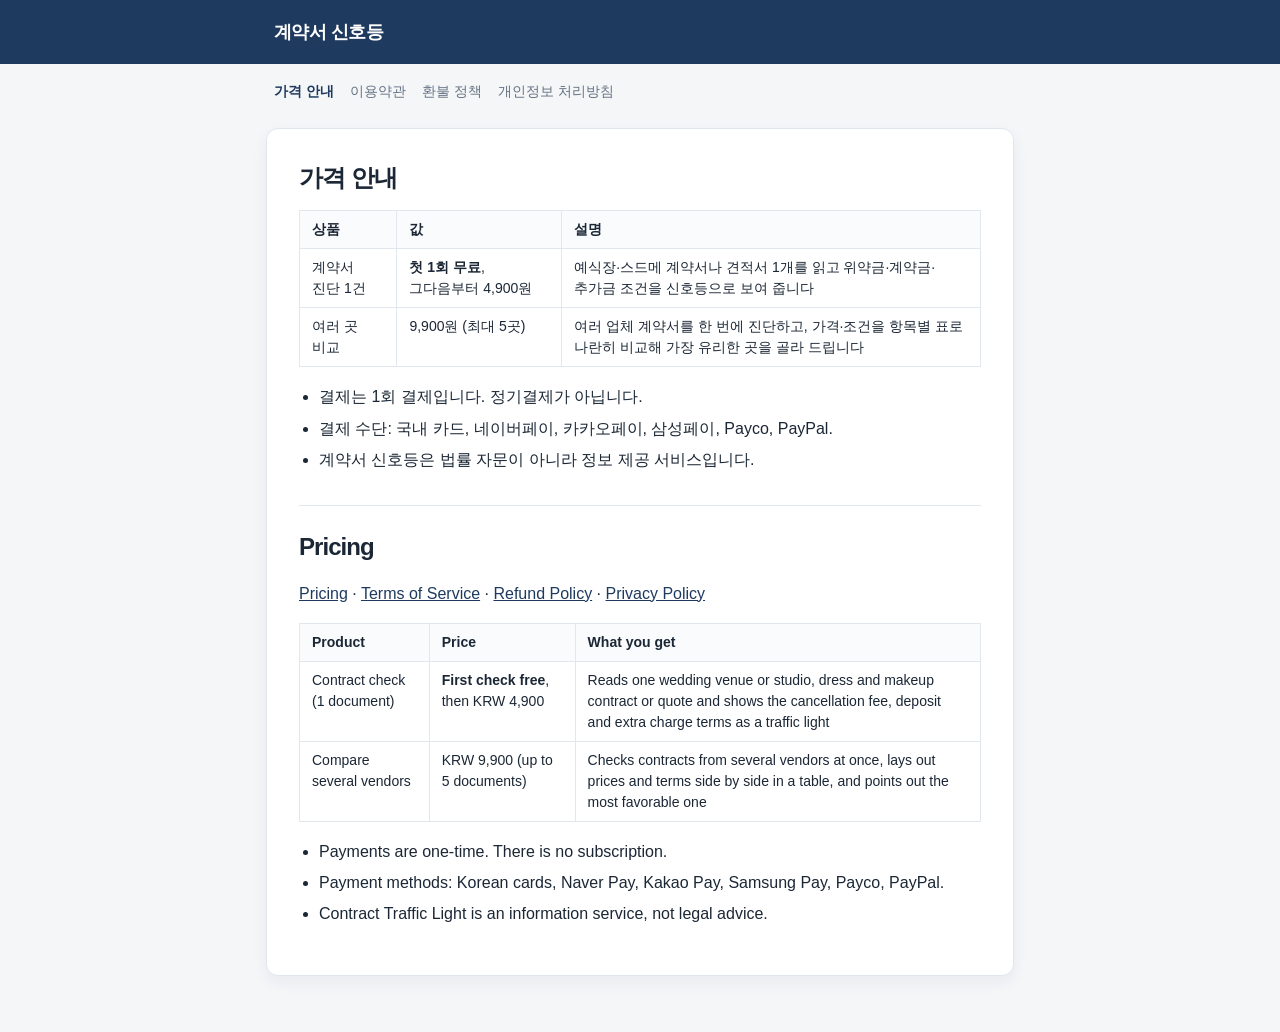
<file: pricing.html>
<!DOCTYPE html>
<html lang="ko">
<head>
<meta charset="UTF-8">
<meta name="viewport" content="width=device-width, initial-scale=1">
<meta name="theme-color" content="#1F3A5F">
<title>가격 안내 — 계약서 신호등</title>
<link rel="stylesheet" href="./legal.css">
</head>
<body>
<header class="topbar"><a href="./">계약서 신호등</a></header>
<nav aria-label="안내">
    <a href="./pricing.html" aria-current="page">가격 안내</a>
    <a href="./terms.html">이용약관</a>
    <a href="./refund.html">환불 정책</a>
    <a href="./privacy.html">개인정보 처리방침</a>
</nav>
<main><article>
<h1>가격 안내</h1>
<div class="table-scroll"><table>
<thead><tr><th>상품</th><th>값</th><th>설명</th></tr></thead>
<tbody>
<tr><td>계약서 진단 1건</td><td><strong>첫 1회 무료</strong>, 그다음부터 4,900원</td><td>예식장·스드메 계약서나 견적서 1개를 읽고 위약금·계약금·추가금 조건을 신호등으로 보여 줍니다</td></tr>
<tr><td>여러 곳 비교</td><td>9,900원 (최대 5곳)</td><td>여러 업체 계약서를 한 번에 진단하고, 가격·조건을 항목별 표로 나란히 비교해 가장 유리한 곳을 골라 드립니다</td></tr>
</tbody>
</table></div>
<ul>
<li>결제는 1회 결제입니다. 정기결제가 아닙니다.</li>
<li>결제 수단: 국내 카드, 네이버페이, 카카오페이, 삼성페이, Payco, PayPal.</li>
<li>계약서 신호등은 법률 자문이 아니라 정보 제공 서비스입니다.</li>
</ul>
<hr>
<section lang="en">
<h1>Pricing</h1>
<p><a href="./pricing.html">Pricing</a> · <a href="./terms.html">Terms of Service</a> · <a href="./refund.html">Refund Policy</a> · <a href="./privacy.html">Privacy Policy</a></p>
<div class="table-scroll"><table>
<thead><tr><th>Product</th><th>Price</th><th>What you get</th></tr></thead>
<tbody>
<tr><td>Contract check (1 document)</td><td><strong>First check free</strong>, then KRW 4,900</td><td>Reads one wedding venue or studio, dress and makeup contract or quote and shows the cancellation fee, deposit and extra charge terms as a traffic light</td></tr>
<tr><td>Compare several vendors</td><td>KRW 9,900 (up to 5 documents)</td><td>Checks contracts from several vendors at once, lays out prices and terms side by side in a table, and points out the most favorable one</td></tr>
</tbody>
</table></div>
<ul>
<li>Payments are one-time. There is no subscription.</li>
<li>Payment methods: Korean cards, Naver Pay, Kakao Pay, Samsung Pay, Payco, PayPal.</li>
<li>Contract Traffic Light is an information service, not legal advice.</li>
</ul>
</section>
</article></main>
</body>
</html>
</file>
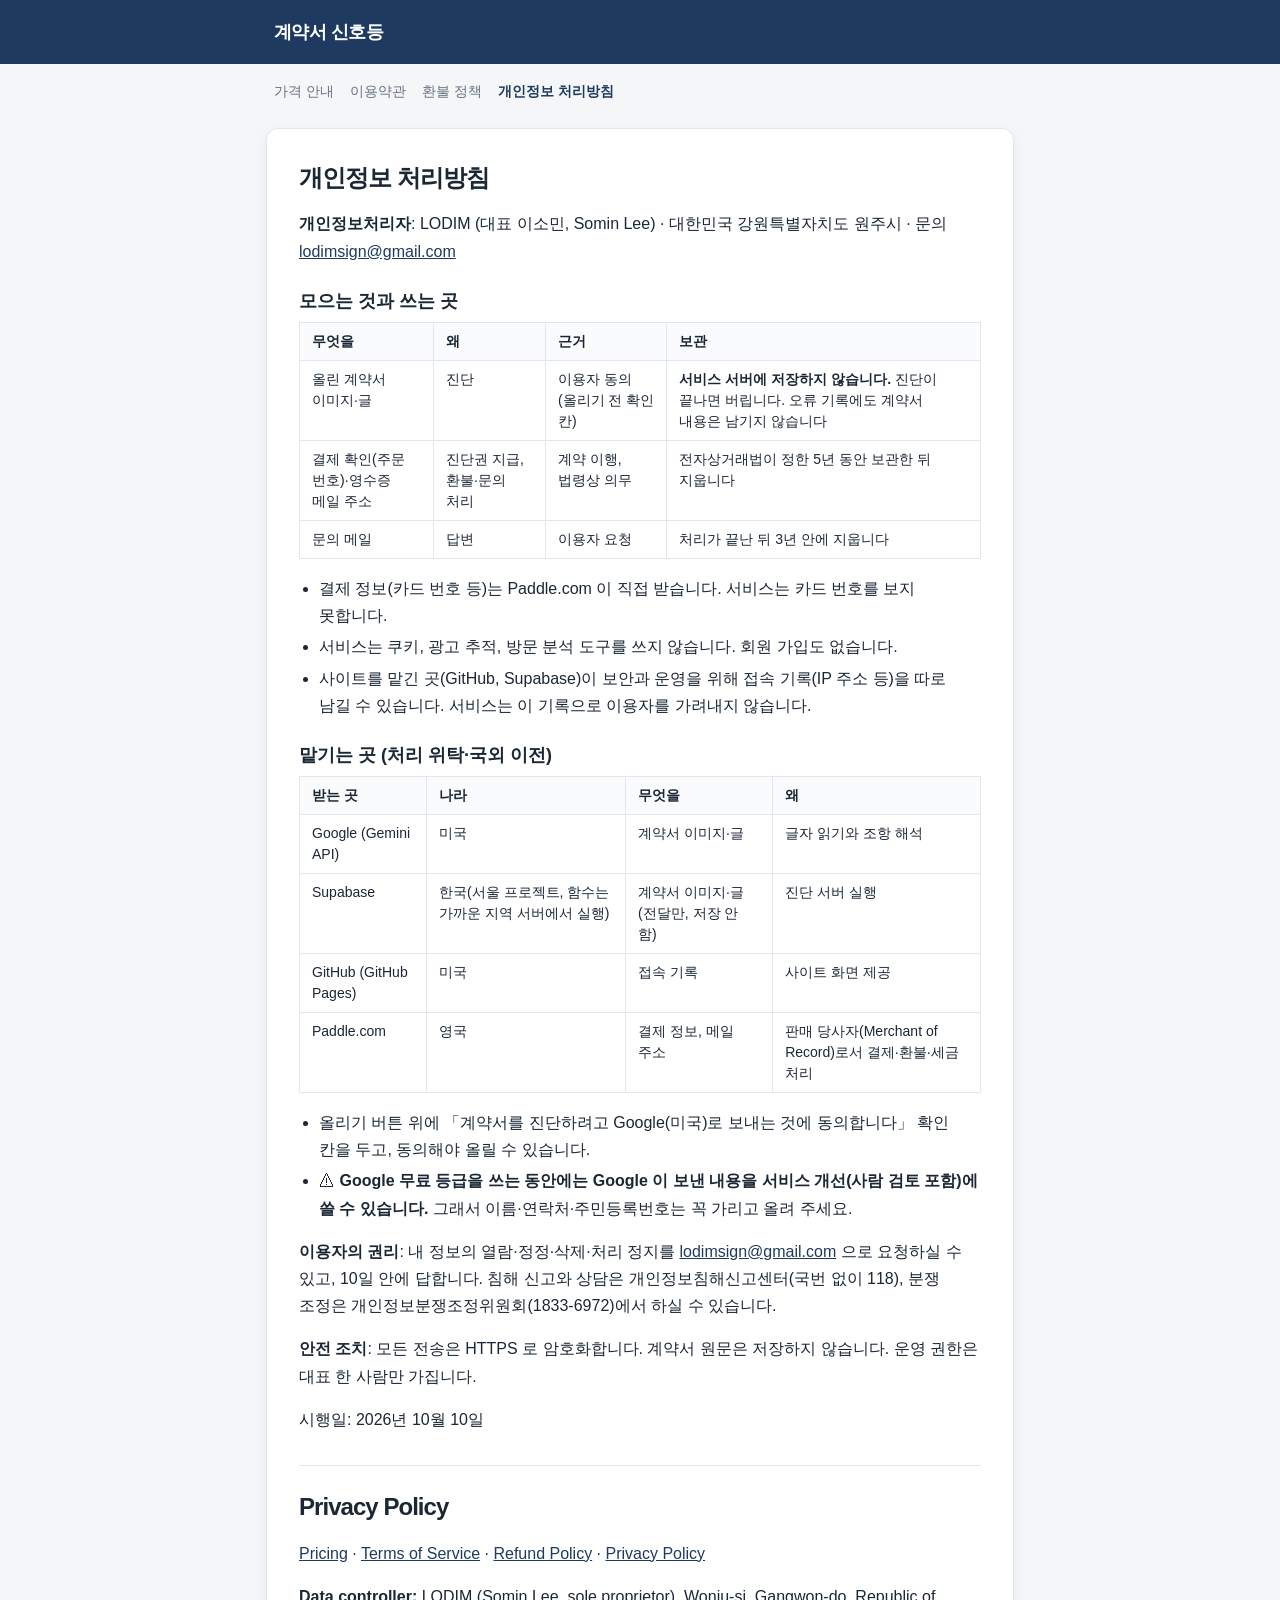
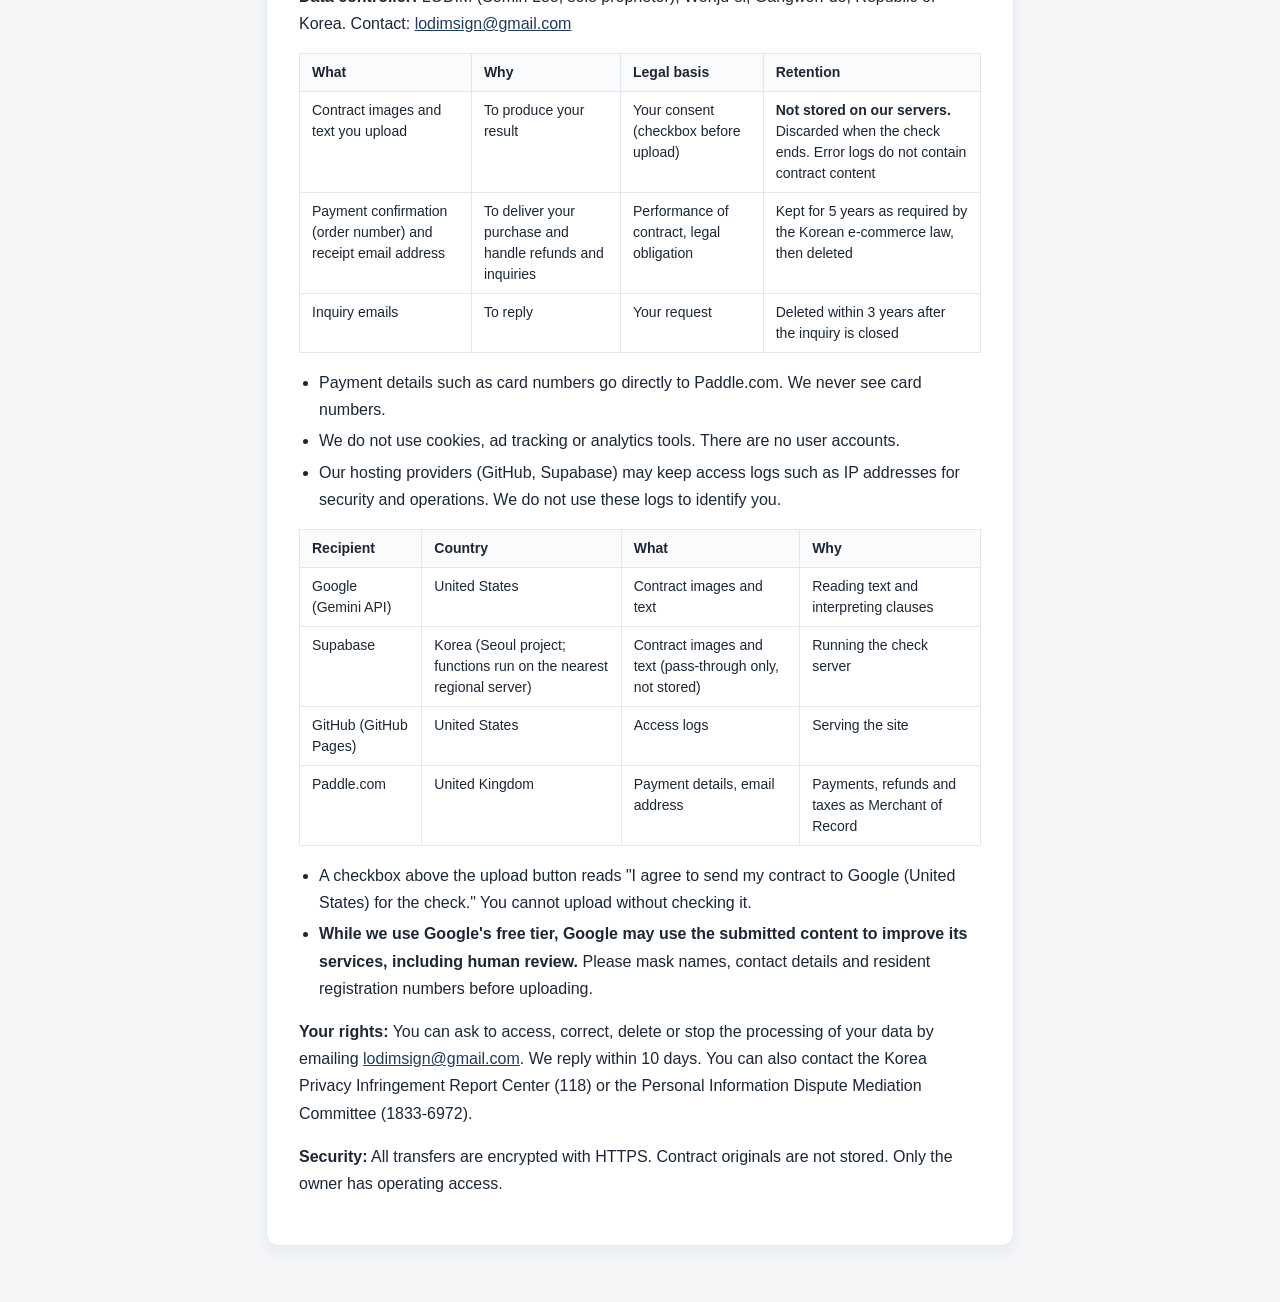
<file: privacy.html>
<!DOCTYPE html>
<html lang="ko">
<head>
<meta charset="UTF-8">
<meta name="viewport" content="width=device-width, initial-scale=1">
<meta name="theme-color" content="#1F3A5F">
<title>개인정보 처리방침 — 계약서 신호등</title>
<link rel="stylesheet" href="./legal.css">
</head>
<body>
<header class="topbar"><a href="./">계약서 신호등</a></header>
<nav aria-label="안내">
    <a href="./pricing.html">가격 안내</a>
    <a href="./terms.html">이용약관</a>
    <a href="./refund.html">환불 정책</a>
    <a href="./privacy.html" aria-current="page">개인정보 처리방침</a>
</nav>
<main><article>
<h1>개인정보 처리방침</h1>
<p><strong>개인정보처리자</strong>: LODIM (대표 이소민, Somin Lee) · 대한민국 강원특별자치도 원주시 · 문의 <a href="mailto:lodimsign@gmail.com">lodimsign@gmail.com</a></p>
<h2>모으는 것과 쓰는 곳</h2>
<div class="table-scroll"><table>
<thead><tr><th>무엇을</th><th>왜</th><th>근거</th><th>보관</th></tr></thead>
<tbody>
<tr><td>올린 계약서 이미지·글</td><td>진단</td><td>이용자 동의(올리기 전 확인 칸)</td><td><strong>서비스 서버에 저장하지 않습니다.</strong> 진단이 끝나면 버립니다. 오류 기록에도 계약서 내용은 남기지 않습니다</td></tr>
<tr><td>결제 확인(주문 번호)·영수증 메일 주소</td><td>진단권 지급, 환불·문의 처리</td><td>계약 이행, 법령상 의무</td><td>전자상거래법이 정한 5년 동안 보관한 뒤 지웁니다</td></tr>
<tr><td>문의 메일</td><td>답변</td><td>이용자 요청</td><td>처리가 끝난 뒤 3년 안에 지웁니다</td></tr>
</tbody>
</table></div>
<ul>
<li>결제 정보(카드 번호 등)는 Paddle.com 이 직접 받습니다. 서비스는 카드 번호를 보지 못합니다.</li>
<li>서비스는 쿠키, 광고 추적, 방문 분석 도구를 쓰지 않습니다. 회원 가입도 없습니다.</li>
<li>사이트를 맡긴 곳(GitHub, Supabase)이 보안과 운영을 위해 접속 기록(IP 주소 등)을 따로 남길 수 있습니다. 서비스는 이 기록으로 이용자를 가려내지 않습니다.</li>
</ul>
<h2>맡기는 곳 (처리 위탁·국외 이전)</h2>
<div class="table-scroll"><table>
<thead><tr><th>받는 곳</th><th>나라</th><th>무엇을</th><th>왜</th></tr></thead>
<tbody>
<tr><td>Google (Gemini API)</td><td>미국</td><td>계약서 이미지·글</td><td>글자 읽기와 조항 해석</td></tr>
<tr><td>Supabase</td><td>한국(서울 프로젝트, 함수는 가까운 지역 서버에서 실행)</td><td>계약서 이미지·글(전달만, 저장 안 함)</td><td>진단 서버 실행</td></tr>
<tr><td>GitHub (GitHub Pages)</td><td>미국</td><td>접속 기록</td><td>사이트 화면 제공</td></tr>
<tr><td>Paddle.com</td><td>영국</td><td>결제 정보, 메일 주소</td><td>판매 당사자(Merchant of Record)로서 결제·환불·세금 처리</td></tr>
</tbody>
</table></div>
<ul>
<li>올리기 버튼 위에 「계약서를 진단하려고 Google(미국)로 보내는 것에 동의합니다」 확인 칸을 두고, 동의해야 올릴 수 있습니다.</li>
<li>⚠ <strong>Google 무료 등급을 쓰는 동안에는 Google 이 보낸 내용을 서비스 개선(사람 검토 포함)에 쓸 수 있습니다.</strong> 그래서 이름·연락처·주민등록번호는 꼭 가리고 올려 주세요.</li>
</ul>
<p><strong>이용자의 권리</strong>: 내 정보의 열람·정정·삭제·처리 정지를 <a href="mailto:lodimsign@gmail.com">lodimsign@gmail.com</a> 으로 요청하실 수 있고, 10일 안에 답합니다. 침해 신고와 상담은 개인정보침해신고센터(국번 없이 118), 분쟁 조정은 개인정보분쟁조정위원회(1833-6972)에서 하실 수 있습니다.</p>
<p><strong>안전 조치</strong>: 모든 전송은 HTTPS 로 암호화합니다. 계약서 원문은 저장하지 않습니다. 운영 권한은 대표 한 사람만 가집니다.</p>
<p>시행일: 2026년 10월 10일</p>
<hr>
<section lang="en">
<h1>Privacy Policy</h1>
<p><a href="./pricing.html">Pricing</a> · <a href="./terms.html">Terms of Service</a> · <a href="./refund.html">Refund Policy</a> · <a href="./privacy.html">Privacy Policy</a></p>
<p><strong>Data controller:</strong> LODIM (Somin Lee, sole proprietor), Wonju-si, Gangwon-do, Republic of Korea. Contact: <a href="mailto:lodimsign@gmail.com">lodimsign@gmail.com</a></p>
<div class="table-scroll"><table>
<thead><tr><th>What</th><th>Why</th><th>Legal basis</th><th>Retention</th></tr></thead>
<tbody>
<tr><td>Contract images and text you upload</td><td>To produce your result</td><td>Your consent (checkbox before upload)</td><td><strong>Not stored on our servers.</strong> Discarded when the check ends. Error logs do not contain contract content</td></tr>
<tr><td>Payment confirmation (order number) and receipt email address</td><td>To deliver your purchase and handle refunds and inquiries</td><td>Performance of contract, legal obligation</td><td>Kept for 5 years as required by the Korean e-commerce law, then deleted</td></tr>
<tr><td>Inquiry emails</td><td>To reply</td><td>Your request</td><td>Deleted within 3 years after the inquiry is closed</td></tr>
</tbody>
</table></div>
<ul>
<li>Payment details such as card numbers go directly to Paddle.com. We never see card numbers.</li>
<li>We do not use cookies, ad tracking or analytics tools. There are no user accounts.</li>
<li>Our hosting providers (GitHub, Supabase) may keep access logs such as IP addresses for security and operations. We do not use these logs to identify you.</li>
</ul>
<div class="table-scroll"><table>
<thead><tr><th>Recipient</th><th>Country</th><th>What</th><th>Why</th></tr></thead>
<tbody>
<tr><td>Google (Gemini API)</td><td>United States</td><td>Contract images and text</td><td>Reading text and interpreting clauses</td></tr>
<tr><td>Supabase</td><td>Korea (Seoul project; functions run on the nearest regional server)</td><td>Contract images and text (pass-through only, not stored)</td><td>Running the check server</td></tr>
<tr><td>GitHub (GitHub Pages)</td><td>United States</td><td>Access logs</td><td>Serving the site</td></tr>
<tr><td>Paddle.com</td><td>United Kingdom</td><td>Payment details, email address</td><td>Payments, refunds and taxes as Merchant of Record</td></tr>
</tbody>
</table></div>
<ul>
<li>A checkbox above the upload button reads "I agree to send my contract to Google (United States) for the check." You cannot upload without checking it.</li>
<li><strong>While we use Google's free tier, Google may use the submitted content to improve its services, including human review.</strong> Please mask names, contact details and resident registration numbers before uploading.</li>
</ul>
<p><strong>Your rights:</strong> You can ask to access, correct, delete or stop the processing of your data by emailing <a href="mailto:lodimsign@gmail.com">lodimsign@gmail.com</a>. We reply within 10 days. You can also contact the Korea Privacy Infringement Report Center (118) or the Personal Information Dispute Mediation Committee (1833-6972).</p>
<p><strong>Security:</strong> All transfers are encrypted with HTTPS. Contract originals are not stored. Only the owner has operating access.</p>
</section>
</article></main>
</body>
</html>
</file>
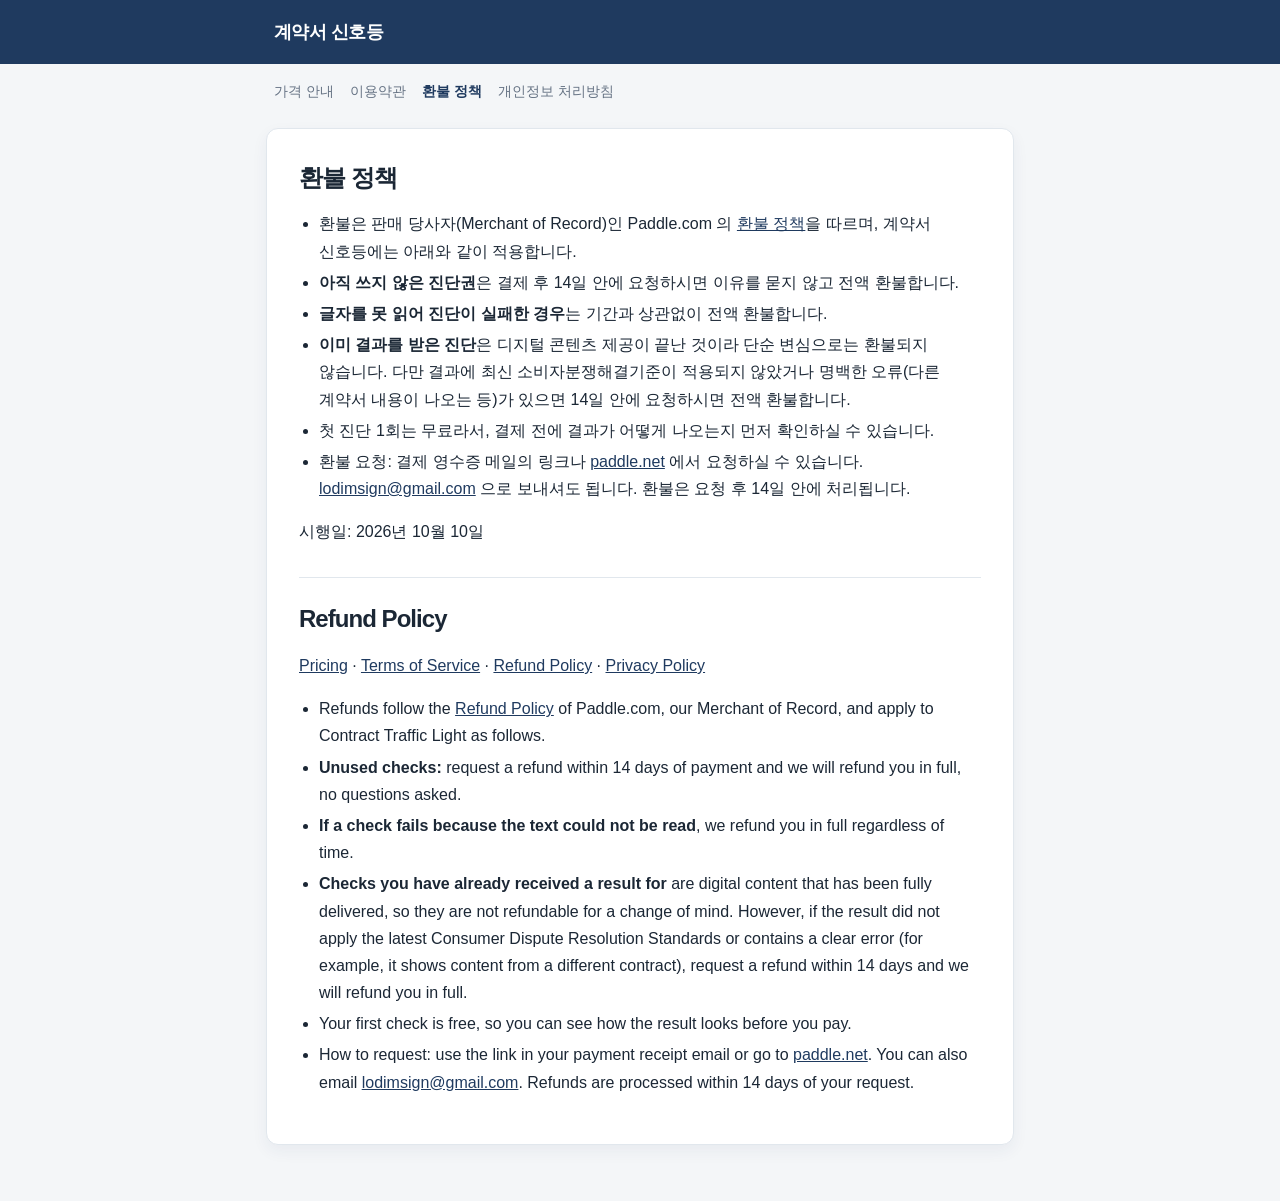
<file: refund.html>
<!DOCTYPE html>
<html lang="ko">
<head>
<meta charset="UTF-8">
<meta name="viewport" content="width=device-width, initial-scale=1">
<meta name="theme-color" content="#1F3A5F">
<title>환불 정책 — 계약서 신호등</title>
<link rel="stylesheet" href="./legal.css">
</head>
<body>
<header class="topbar"><a href="./">계약서 신호등</a></header>
<nav aria-label="안내">
    <a href="./pricing.html">가격 안내</a>
    <a href="./terms.html">이용약관</a>
    <a href="./refund.html" aria-current="page">환불 정책</a>
    <a href="./privacy.html">개인정보 처리방침</a>
</nav>
<main><article>
<h1>환불 정책</h1>
<ul>
<li>환불은 판매 당사자(Merchant of Record)인 Paddle.com 의 <a href="https://www.paddle.com/legal/refund-policy">환불 정책</a>을 따르며, 계약서 신호등에는 아래와 같이 적용합니다.</li>
<li><strong>아직 쓰지 않은 진단권</strong>은 결제 후 14일 안에 요청하시면 이유를 묻지 않고 전액 환불합니다.</li>
<li><strong>글자를 못 읽어 진단이 실패한 경우</strong>는 기간과 상관없이 전액 환불합니다.</li>
<li><strong>이미 결과를 받은 진단</strong>은 디지털 콘텐츠 제공이 끝난 것이라 단순 변심으로는 환불되지 않습니다. 다만 결과에 최신 소비자분쟁해결기준이 적용되지 않았거나 명백한 오류(다른 계약서 내용이 나오는 등)가 있으면 14일 안에 요청하시면 전액 환불합니다.</li>
<li>첫 진단 1회는 무료라서, 결제 전에 결과가 어떻게 나오는지 먼저 확인하실 수 있습니다.</li>
<li>환불 요청: 결제 영수증 메일의 링크나 <a href="https://paddle.net">paddle.net</a> 에서 요청하실 수 있습니다. <a href="mailto:lodimsign@gmail.com">lodimsign@gmail.com</a> 으로 보내셔도 됩니다. 환불은 요청 후 14일 안에 처리됩니다.</li>
</ul>
<p>시행일: 2026년 10월 10일</p>
<hr>
<section lang="en">
<h1>Refund Policy</h1>
<p><a href="./pricing.html">Pricing</a> · <a href="./terms.html">Terms of Service</a> · <a href="./refund.html">Refund Policy</a> · <a href="./privacy.html">Privacy Policy</a></p>
<ul>
<li>Refunds follow the <a href="https://www.paddle.com/legal/refund-policy">Refund Policy</a> of Paddle.com, our Merchant of Record, and apply to Contract Traffic Light as follows.</li>
<li><strong>Unused checks:</strong> request a refund within 14 days of payment and we will refund you in full, no questions asked.</li>
<li><strong>If a check fails because the text could not be read</strong>, we refund you in full regardless of time.</li>
<li><strong>Checks you have already received a result for</strong> are digital content that has been fully delivered, so they are not refundable for a change of mind. However, if the result did not apply the latest Consumer Dispute Resolution Standards or contains a clear error (for example, it shows content from a different contract), request a refund within 14 days and we will refund you in full.</li>
<li>Your first check is free, so you can see how the result looks before you pay.</li>
<li>How to request: use the link in your payment receipt email or go to <a href="https://paddle.net">paddle.net</a>. You can also email <a href="mailto:lodimsign@gmail.com">lodimsign@gmail.com</a>. Refunds are processed within 14 days of your request.</li>
</ul>
</section>
</article></main>
</body>
</html>
</file>
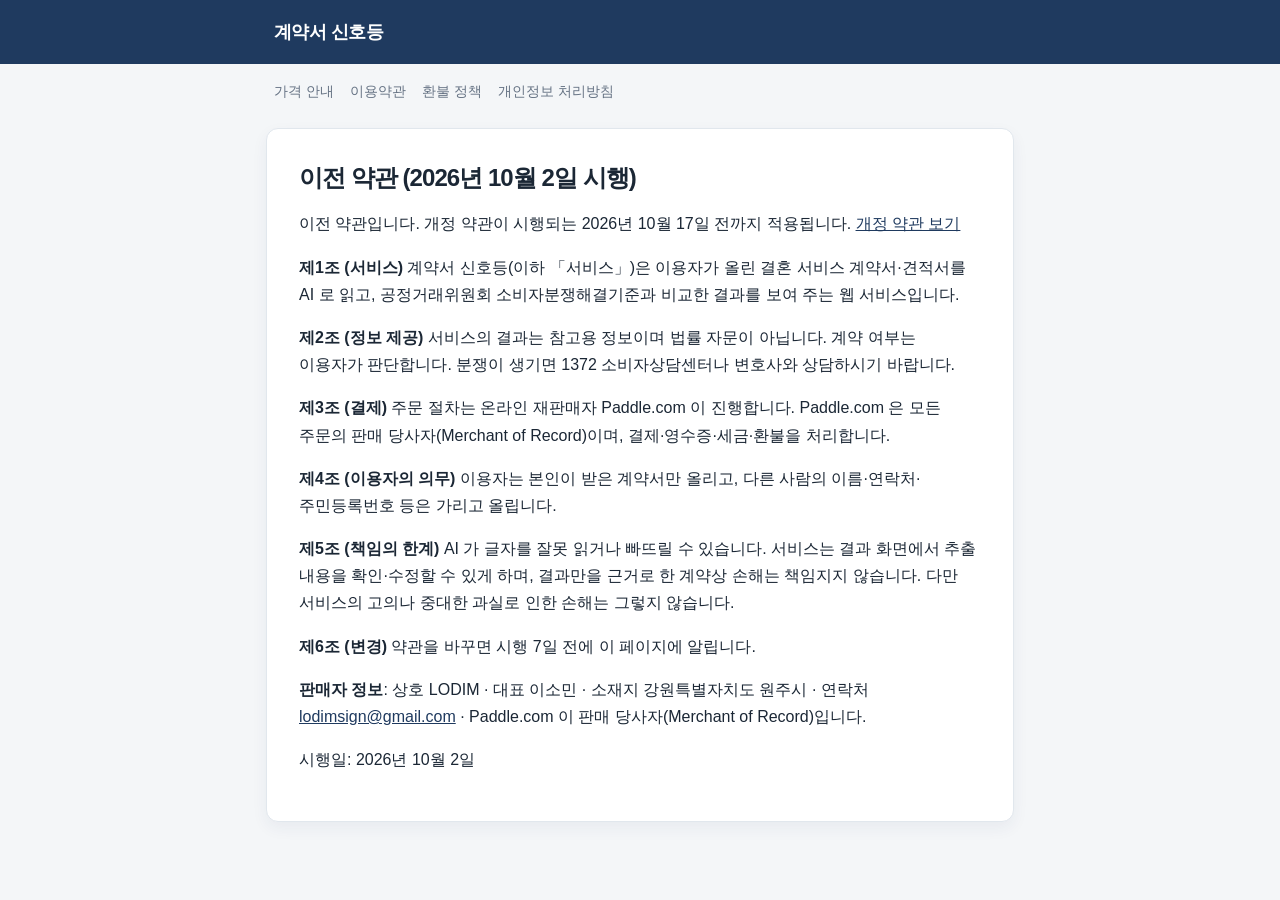
<file: terms-20261002.html>
<!DOCTYPE html>
<html lang="ko">
<head>
<meta charset="UTF-8">
<meta name="viewport" content="width=device-width, initial-scale=1">
<meta name="theme-color" content="#1F3A5F">
<title>이전 약관(2026년 10월 2일 시행) — 계약서 신호등</title>
<link rel="stylesheet" href="./legal.css">
</head>
<body>
<header class="topbar"><a href="./">계약서 신호등</a></header>
<nav aria-label="안내">
    <a href="./pricing.html">가격 안내</a>
    <a href="./terms.html">이용약관</a>
    <a href="./refund.html">환불 정책</a>
    <a href="./privacy.html">개인정보 처리방침</a>
</nav>
<main><article>
<h1>이전 약관 (2026년 10월 2일 시행)</h1>
<p>이전 약관입니다. 개정 약관이 시행되는 2026년 10월 17일 전까지 적용됩니다. <a href="./terms.html">개정 약관 보기</a></p>
<p><strong>제1조 (서비스)</strong> 계약서 신호등(이하 「서비스」)은 이용자가 올린 결혼 서비스 계약서·견적서를 AI 로 읽고, 공정거래위원회 소비자분쟁해결기준과 비교한 결과를 보여 주는 웹 서비스입니다.</p>
<p><strong>제2조 (정보 제공)</strong> 서비스의 결과는 참고용 정보이며 법률 자문이 아닙니다. 계약 여부는 이용자가 판단합니다. 분쟁이 생기면 1372 소비자상담센터나 변호사와 상담하시기 바랍니다.</p>
<p><strong>제3조 (결제)</strong> 주문 절차는 온라인 재판매자 Paddle.com 이 진행합니다. Paddle.com 은 모든 주문의 판매 당사자(Merchant of Record)이며, 결제·영수증·세금·환불을 처리합니다.</p>
<p><strong>제4조 (이용자의 의무)</strong> 이용자는 본인이 받은 계약서만 올리고, 다른 사람의 이름·연락처·주민등록번호 등은 가리고 올립니다.</p>
<p><strong>제5조 (책임의 한계)</strong> AI 가 글자를 잘못 읽거나 빠뜨릴 수 있습니다. 서비스는 결과 화면에서 추출 내용을 확인·수정할 수 있게 하며, 결과만을 근거로 한 계약상 손해는 책임지지 않습니다. 다만 서비스의 고의나 중대한 과실로 인한 손해는 그렇지 않습니다.</p>
<p><strong>제6조 (변경)</strong> 약관을 바꾸면 시행 7일 전에 이 페이지에 알립니다.</p>
<p><strong>판매자 정보</strong>: 상호 LODIM · 대표 이소민 · 소재지 강원특별자치도 원주시 · 연락처 <a href="mailto:lodimsign@gmail.com">lodimsign@gmail.com</a> · Paddle.com 이 판매 당사자(Merchant of Record)입니다.</p>
<p>시행일: 2026년 10월 2일</p>
</article></main>
</body>
</html>
</file>
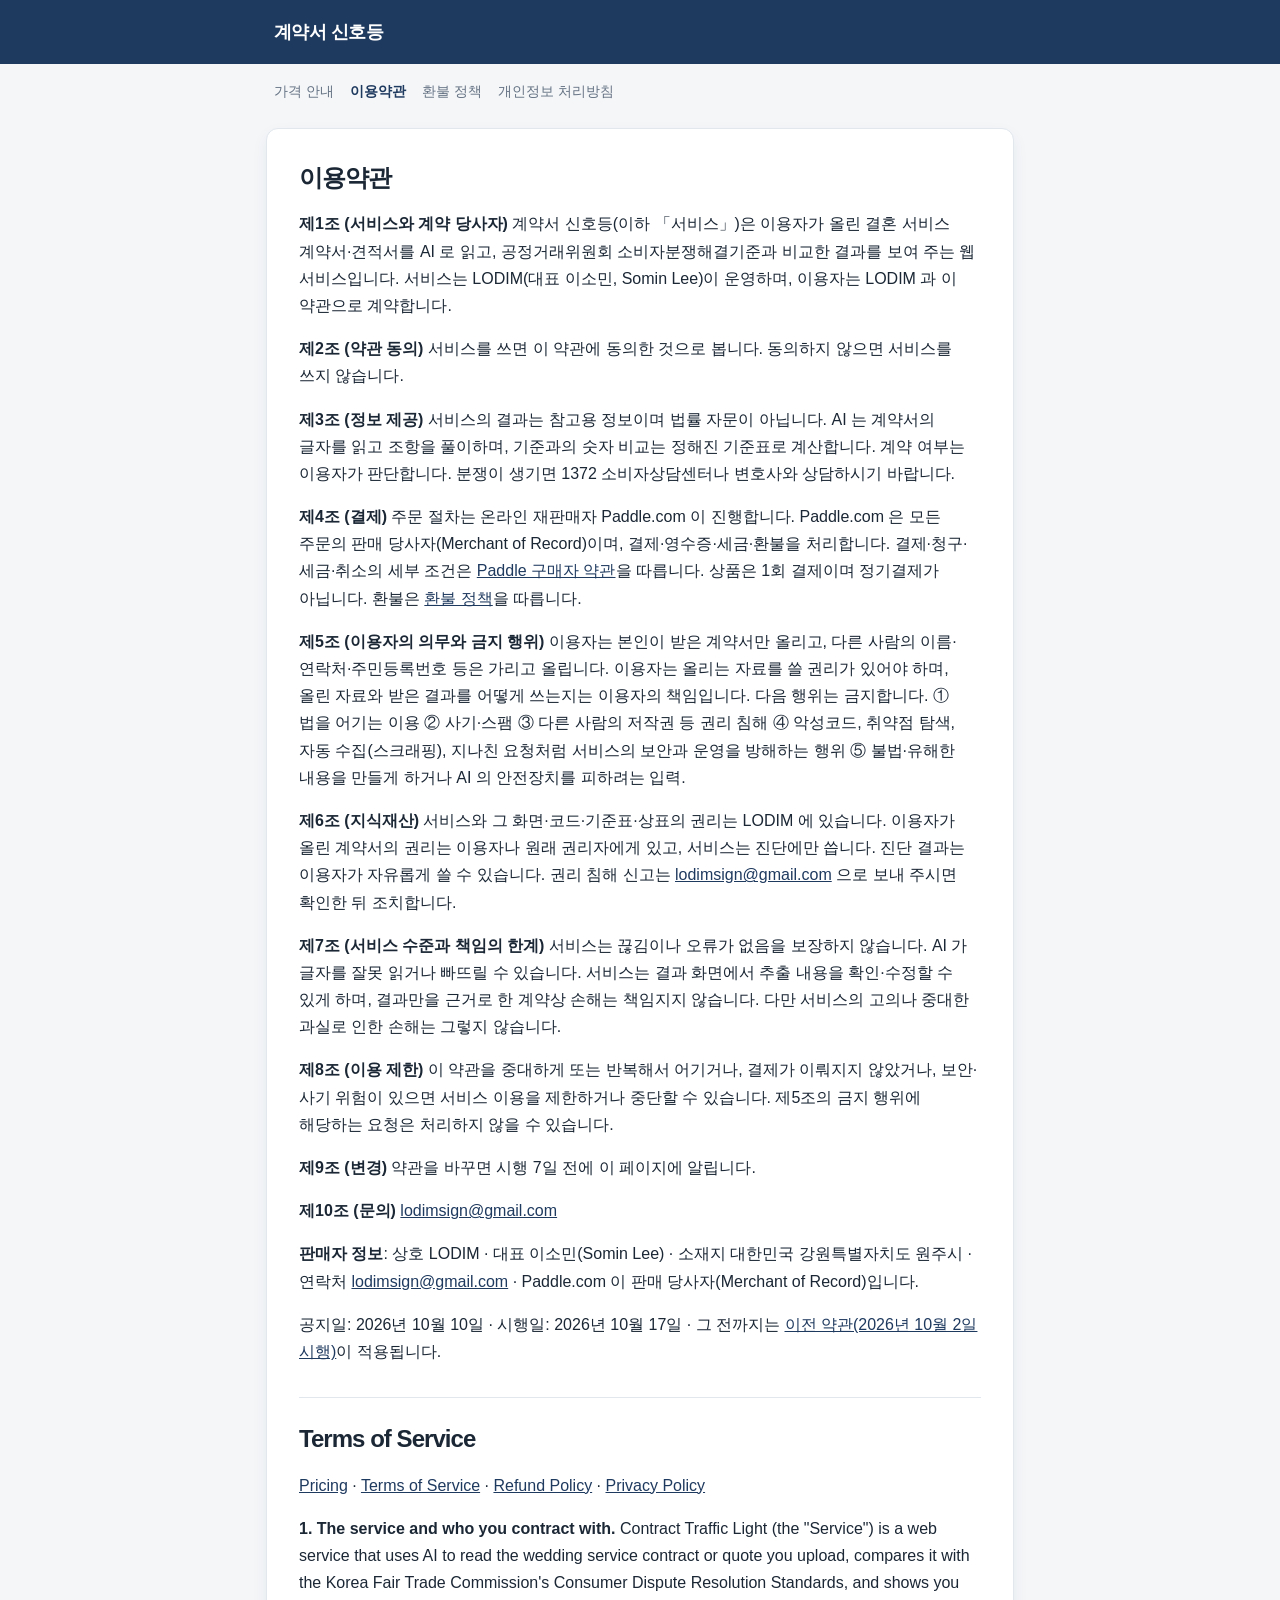
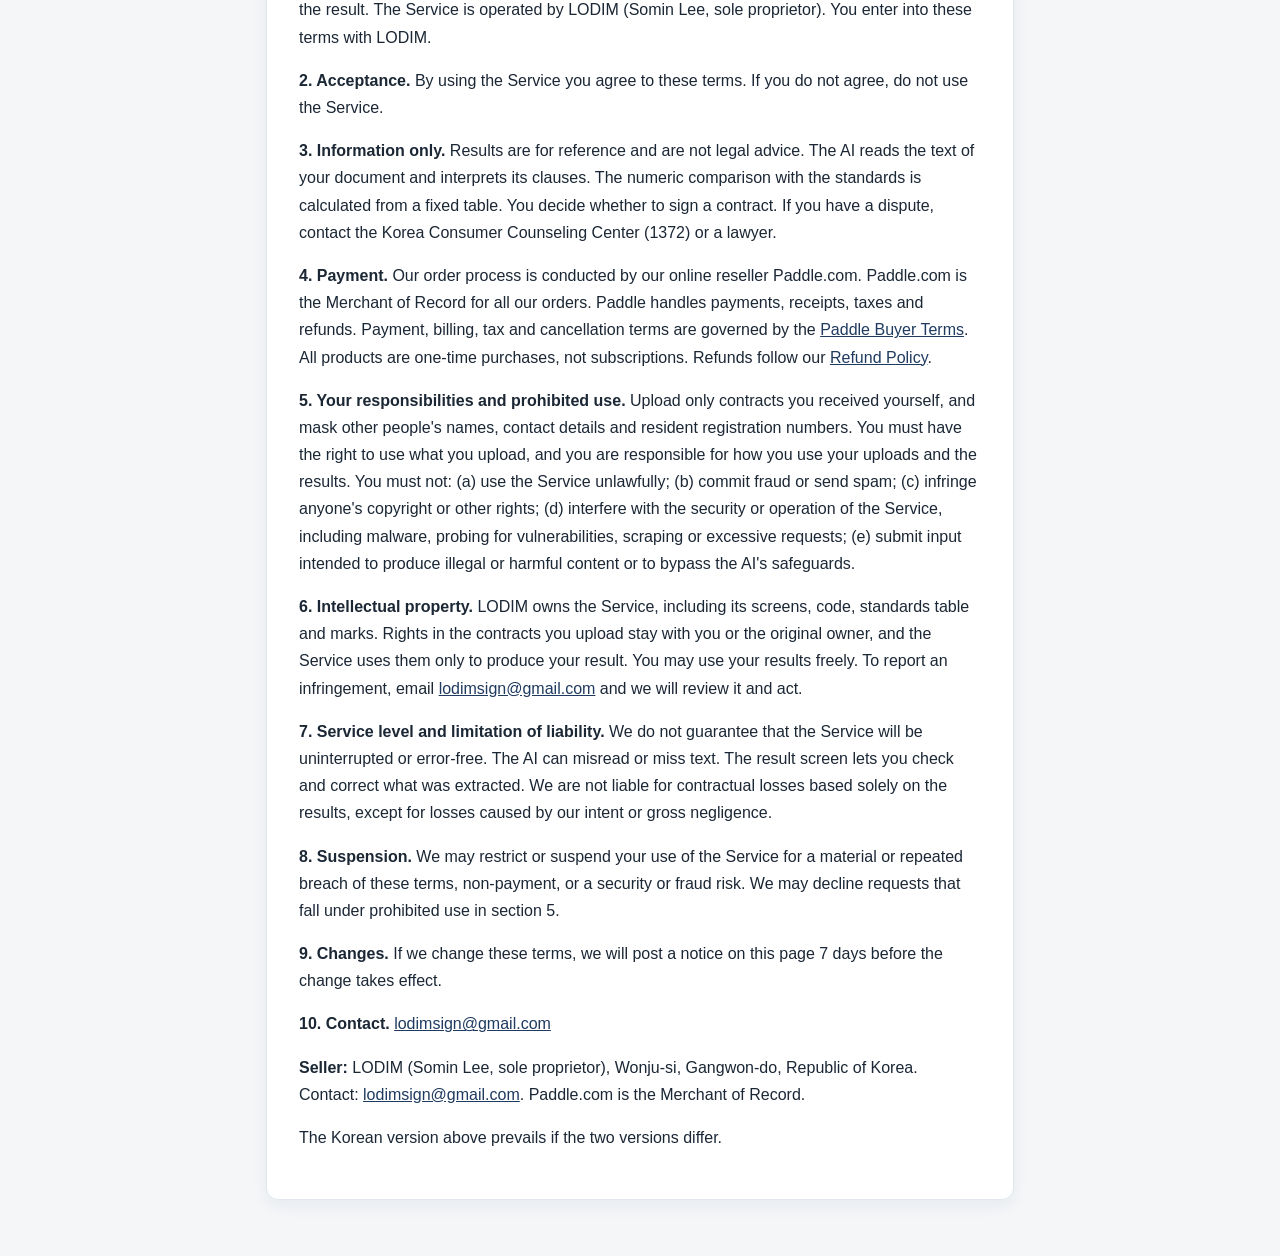
<file: terms.html>
<!DOCTYPE html>
<html lang="ko">
<head>
<meta charset="UTF-8">
<meta name="viewport" content="width=device-width, initial-scale=1">
<meta name="theme-color" content="#1F3A5F">
<title>이용약관 — 계약서 신호등</title>
<link rel="stylesheet" href="./legal.css">
</head>
<body>
<header class="topbar"><a href="./">계약서 신호등</a></header>
<nav aria-label="안내">
    <a href="./pricing.html">가격 안내</a>
    <a href="./terms.html" aria-current="page">이용약관</a>
    <a href="./refund.html">환불 정책</a>
    <a href="./privacy.html">개인정보 처리방침</a>
</nav>
<main><article>
<h1>이용약관</h1>
<p><strong>제1조 (서비스와 계약 당사자)</strong> 계약서 신호등(이하 「서비스」)은 이용자가 올린 결혼 서비스 계약서·견적서를 AI 로 읽고, 공정거래위원회 소비자분쟁해결기준과 비교한 결과를 보여 주는 웹 서비스입니다. 서비스는 LODIM(대표 이소민, Somin Lee)이 운영하며, 이용자는 LODIM 과 이 약관으로 계약합니다.</p>
<p><strong>제2조 (약관 동의)</strong> 서비스를 쓰면 이 약관에 동의한 것으로 봅니다. 동의하지 않으면 서비스를 쓰지 않습니다.</p>
<p><strong>제3조 (정보 제공)</strong> 서비스의 결과는 참고용 정보이며 법률 자문이 아닙니다. AI 는 계약서의 글자를 읽고 조항을 풀이하며, 기준과의 숫자 비교는 정해진 기준표로 계산합니다. 계약 여부는 이용자가 판단합니다. 분쟁이 생기면 1372 소비자상담센터나 변호사와 상담하시기 바랍니다.</p>
<p><strong>제4조 (결제)</strong> 주문 절차는 온라인 재판매자 Paddle.com 이 진행합니다. Paddle.com 은 모든 주문의 판매 당사자(Merchant of Record)이며, 결제·영수증·세금·환불을 처리합니다. 결제·청구·세금·취소의 세부 조건은 <a href="https://www.paddle.com/legal/checkout-buyer-terms">Paddle 구매자 약관</a>을 따릅니다. 상품은 1회 결제이며 정기결제가 아닙니다. 환불은 <a href="./refund.html">환불 정책</a>을 따릅니다.</p>
<p><strong>제5조 (이용자의 의무와 금지 행위)</strong> 이용자는 본인이 받은 계약서만 올리고, 다른 사람의 이름·연락처·주민등록번호 등은 가리고 올립니다. 이용자는 올리는 자료를 쓸 권리가 있어야 하며, 올린 자료와 받은 결과를 어떻게 쓰는지는 이용자의 책임입니다. 다음 행위는 금지합니다. ① 법을 어기는 이용 ② 사기·스팸 ③ 다른 사람의 저작권 등 권리 침해 ④ 악성코드, 취약점 탐색, 자동 수집(스크래핑), 지나친 요청처럼 서비스의 보안과 운영을 방해하는 행위 ⑤ 불법·유해한 내용을 만들게 하거나 AI 의 안전장치를 피하려는 입력.</p>
<p><strong>제6조 (지식재산)</strong> 서비스와 그 화면·코드·기준표·상표의 권리는 LODIM 에 있습니다. 이용자가 올린 계약서의 권리는 이용자나 원래 권리자에게 있고, 서비스는 진단에만 씁니다. 진단 결과는 이용자가 자유롭게 쓸 수 있습니다. 권리 침해 신고는 <a href="mailto:lodimsign@gmail.com">lodimsign@gmail.com</a> 으로 보내 주시면 확인한 뒤 조치합니다.</p>
<p><strong>제7조 (서비스 수준과 책임의 한계)</strong> 서비스는 끊김이나 오류가 없음을 보장하지 않습니다. AI 가 글자를 잘못 읽거나 빠뜨릴 수 있습니다. 서비스는 결과 화면에서 추출 내용을 확인·수정할 수 있게 하며, 결과만을 근거로 한 계약상 손해는 책임지지 않습니다. 다만 서비스의 고의나 중대한 과실로 인한 손해는 그렇지 않습니다.</p>
<p><strong>제8조 (이용 제한)</strong> 이 약관을 중대하게 또는 반복해서 어기거나, 결제가 이뤄지지 않았거나, 보안·사기 위험이 있으면 서비스 이용을 제한하거나 중단할 수 있습니다. 제5조의 금지 행위에 해당하는 요청은 처리하지 않을 수 있습니다.</p>
<p><strong>제9조 (변경)</strong> 약관을 바꾸면 시행 7일 전에 이 페이지에 알립니다.</p>
<p><strong>제10조 (문의)</strong> <a href="mailto:lodimsign@gmail.com">lodimsign@gmail.com</a></p>
<p><strong>판매자 정보</strong>: 상호 LODIM · 대표 이소민(Somin Lee) · 소재지 대한민국 강원특별자치도 원주시 · 연락처 <a href="mailto:lodimsign@gmail.com">lodimsign@gmail.com</a> · Paddle.com 이 판매 당사자(Merchant of Record)입니다.</p>
<p>공지일: 2026년 10월 10일 · 시행일: 2026년 10월 17일 · 그 전까지는 <a href="./terms-20261002.html">이전 약관(2026년 10월 2일 시행)</a>이 적용됩니다.</p>
<hr>
<section lang="en">
<h1>Terms of Service</h1>
<p><a href="./pricing.html">Pricing</a> · <a href="./terms.html">Terms of Service</a> · <a href="./refund.html">Refund Policy</a> · <a href="./privacy.html">Privacy Policy</a></p>
<p><strong>1. The service and who you contract with.</strong> Contract Traffic Light (the "Service") is a web service that uses AI to read the wedding service contract or quote you upload, compares it with the Korea Fair Trade Commission's Consumer Dispute Resolution Standards, and shows you the result. The Service is operated by LODIM (Somin Lee, sole proprietor). You enter into these terms with LODIM.</p>
<p><strong>2. Acceptance.</strong> By using the Service you agree to these terms. If you do not agree, do not use the Service.</p>
<p><strong>3. Information only.</strong> Results are for reference and are not legal advice. The AI reads the text of your document and interprets its clauses. The numeric comparison with the standards is calculated from a fixed table. You decide whether to sign a contract. If you have a dispute, contact the Korea Consumer Counseling Center (1372) or a lawyer.</p>
<p><strong>4. Payment.</strong> Our order process is conducted by our online reseller Paddle.com. Paddle.com is the Merchant of Record for all our orders. Paddle handles payments, receipts, taxes and refunds. Payment, billing, tax and cancellation terms are governed by the <a href="https://www.paddle.com/legal/checkout-buyer-terms">Paddle Buyer Terms</a>. All products are one-time purchases, not subscriptions. Refunds follow our <a href="./refund.html">Refund Policy</a>.</p>
<p><strong>5. Your responsibilities and prohibited use.</strong> Upload only contracts you received yourself, and mask other people's names, contact details and resident registration numbers. You must have the right to use what you upload, and you are responsible for how you use your uploads and the results. You must not: (a) use the Service unlawfully; (b) commit fraud or send spam; (c) infringe anyone's copyright or other rights; (d) interfere with the security or operation of the Service, including malware, probing for vulnerabilities, scraping or excessive requests; (e) submit input intended to produce illegal or harmful content or to bypass the AI's safeguards.</p>
<p><strong>6. Intellectual property.</strong> LODIM owns the Service, including its screens, code, standards table and marks. Rights in the contracts you upload stay with you or the original owner, and the Service uses them only to produce your result. You may use your results freely. To report an infringement, email <a href="mailto:lodimsign@gmail.com">lodimsign@gmail.com</a> and we will review it and act.</p>
<p><strong>7. Service level and limitation of liability.</strong> We do not guarantee that the Service will be uninterrupted or error-free. The AI can misread or miss text. The result screen lets you check and correct what was extracted. We are not liable for contractual losses based solely on the results, except for losses caused by our intent or gross negligence.</p>
<p><strong>8. Suspension.</strong> We may restrict or suspend your use of the Service for a material or repeated breach of these terms, non-payment, or a security or fraud risk. We may decline requests that fall under prohibited use in section 5.</p>
<p><strong>9. Changes.</strong> If we change these terms, we will post a notice on this page 7 days before the change takes effect.</p>
<p><strong>10. Contact.</strong> <a href="mailto:lodimsign@gmail.com">lodimsign@gmail.com</a></p>
<p><strong>Seller:</strong> LODIM (Somin Lee, sole proprietor), Wonju-si, Gangwon-do, Republic of Korea. Contact: <a href="mailto:lodimsign@gmail.com">lodimsign@gmail.com</a>. Paddle.com is the Merchant of Record.</p>
<p>The Korean version above prevails if the two versions differ.</p>
</section>
</article></main>
</body>
</html>
</file>
<file: legal.css>
:root {
  --color-primary: #1F3A5F;
  --color-bg: #F4F6F8;
  --color-surface: #FFFFFF;
  --color-text: #1B2735;
  --color-muted: #667384;
  --color-line: #E1E7ED;
  --radius: 12px;
  font-family: Pretendard, -apple-system, BlinkMacSystemFont, "Apple SD Gothic Neo", "Noto Sans KR", sans-serif;
  color: var(--color-text);
  background: var(--color-bg);
}
* { box-sizing: border-box; }
body { margin: 0; min-width: 320px; background: var(--color-bg); font-size: 16px; line-height: 1.7; word-break: keep-all; }
.topbar { height: 64px; background: var(--color-primary); }
.topbar a { display: flex; align-items: center; max-width: 780px; height: 100%; margin: 0 auto; padding: 0 24px; color: #fff; font-size: 18px; font-weight: 800; letter-spacing: -0.03em; text-decoration: none; }
nav[aria-label="안내"] { width: min(100%, 780px); margin: 0 auto; padding: 16px 24px 0; display: flex; flex-wrap: wrap; gap: 8px 16px; font-size: 14px; }
nav[aria-label="안내"] a { color: var(--color-muted); text-decoration: none; }
nav[aria-label="안내"] a:hover { text-decoration: underline; }
nav[aria-label="안내"] a[aria-current="page"] { color: var(--color-primary); font-weight: 800; }
main { width: min(100%, 780px); margin: 0 auto; padding: 16px 16px 56px; }
article { background: var(--color-surface); border: 1px solid var(--color-line); border-radius: var(--radius); box-shadow: 0 6px 16px rgba(31,58,95,.06); padding: 24px; overflow-wrap: break-word; }
h1 { margin: 0 0 16px; font-size: 24px; line-height: 1.4; letter-spacing: -0.04em; }
h2 { margin: 24px 0 8px; font-size: 18px; line-height: 1.4; }
p { margin: 0 0 16px; }
ul { margin: 0 0 16px; padding-left: 20px; }
li { margin-bottom: 4px; }
a { color: var(--color-primary); }
.table-scroll { overflow-x: auto; margin: 0 0 16px; }
table { border-collapse: collapse; width: 100%; font-size: 14px; line-height: 1.5; }
th, td { border: 1px solid var(--color-line); padding: 8px 12px; text-align: left; vertical-align: top; }
th { background: #FAFBFC; white-space: nowrap; }
@media (min-width: 640px) { main { padding-top: 24px; } article { padding: 32px; } }
hr { border: 0; border-top: 1px solid var(--color-line); margin: 32px 0 24px; }
.cta { display: inline-block; padding: 12px 20px; border-radius: var(--radius); background: var(--color-primary); color: #fff; font-weight: 800; text-decoration: none; }
</file>
